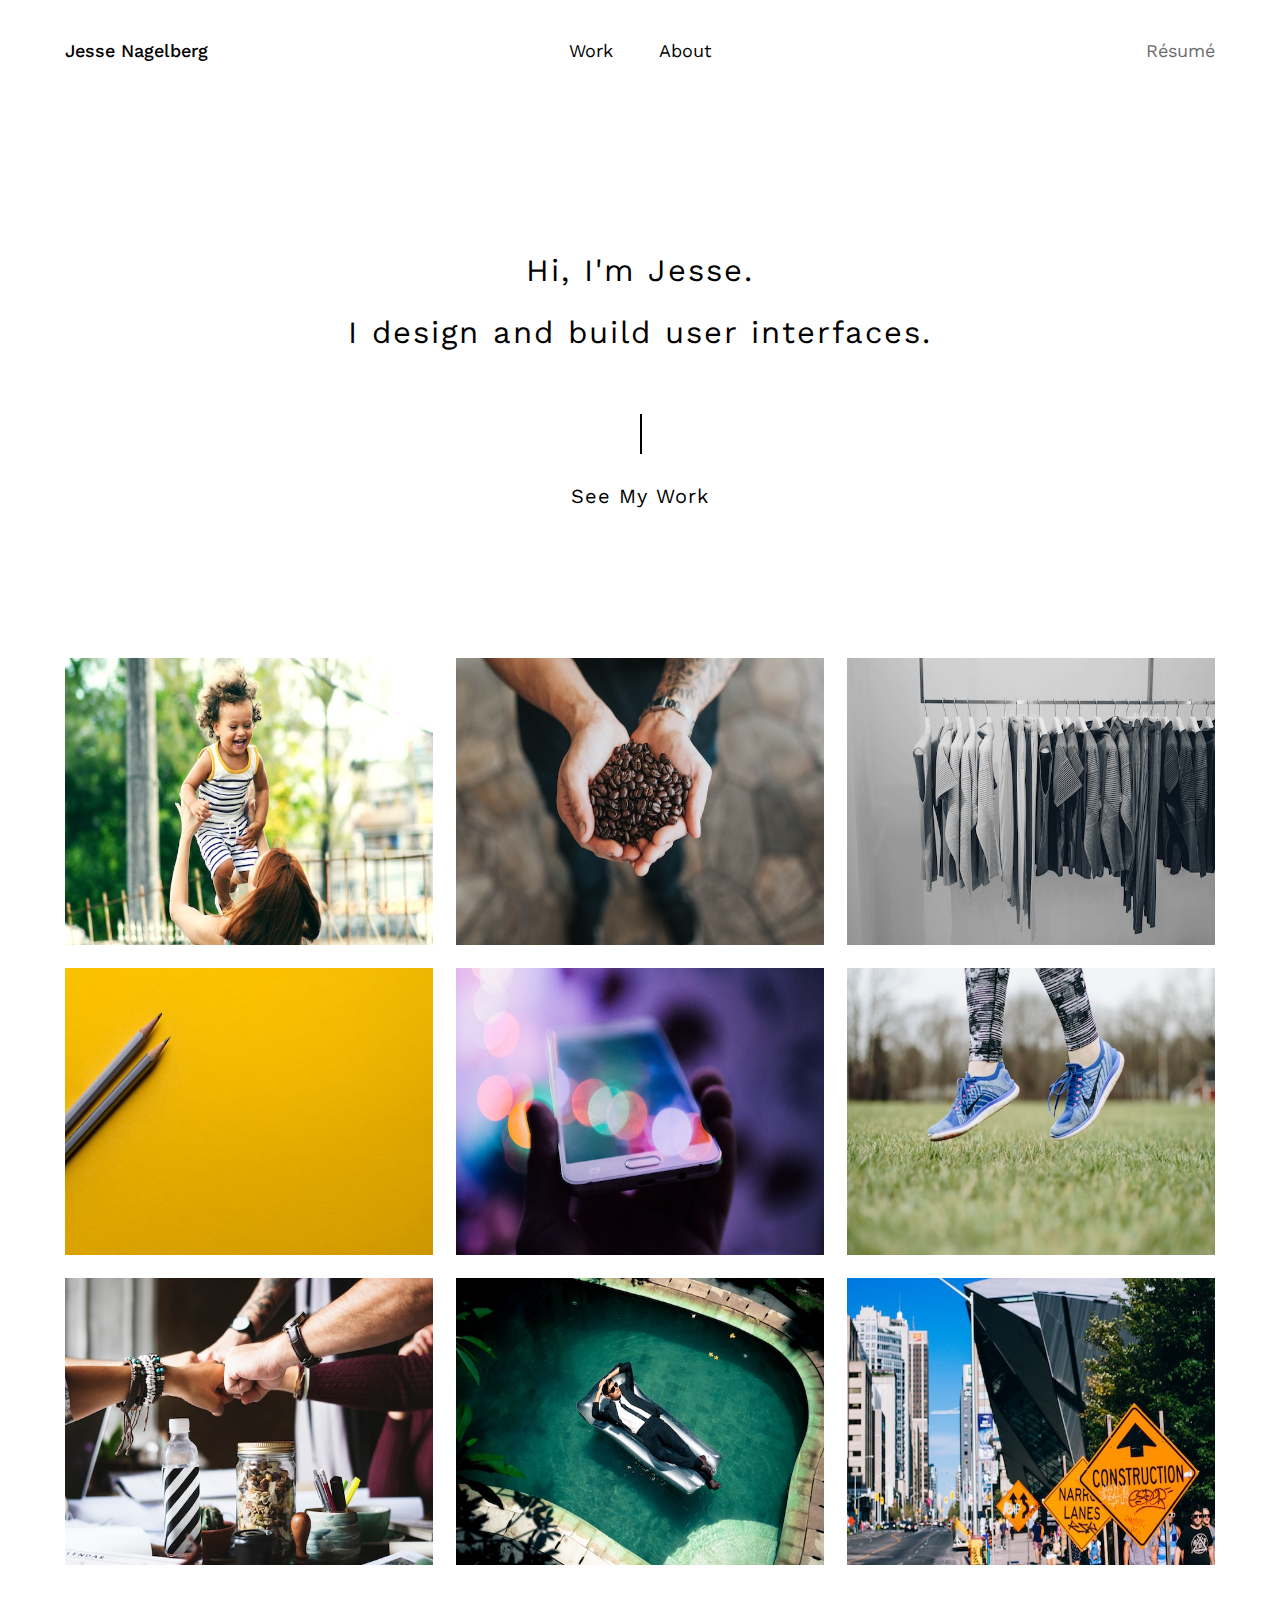
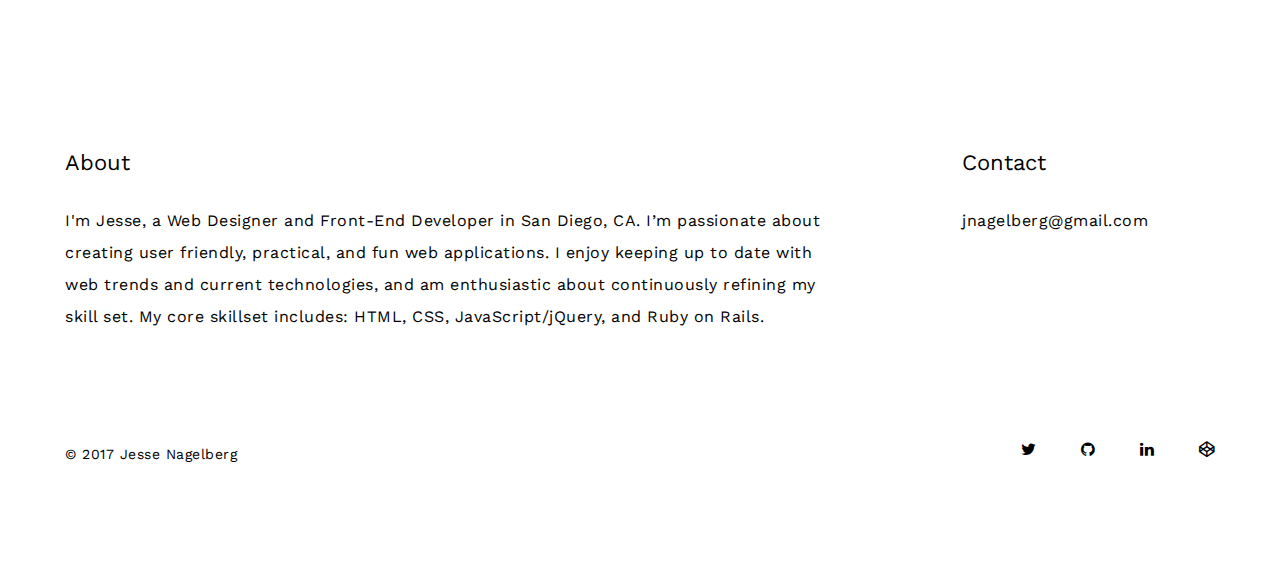
<file: index.html>
<!DOCTYPE html>
<!--[if IE 8]>      <html class="ie ie8"> <![endif]-->
<!--[if IE 9]>      <html class="ie ie9"> <![endif]-->
<!--[if gt IE 9]><!-->  <html lang="en"> <!--<![endif]-->
<head>
	<meta charset="utf-8">
	<title>Jesse Nagelberg</title>
	<meta name="description" content="" />
	<meta name="keywords" content="" />
	<meta name="viewport" content="width=device-width, initial-scale=1.0">
	<link rel="stylesheet" href="css/animate.css">
	<link rel="stylesheet" href="css/font-awesome.min.css">
	<link rel="stylesheet" href="css/normalize.css">
	<link rel="stylesheet" href="css/main.css">
	<!-- <link rel="shortcut icon" href="img/favicon.png"> -->
	<link href='https://fonts.googleapis.com/css?family=Work+Sans:400,700,600,500,300,200' rel='stylesheet' type='text/css'>
</head>
<body>
	<!--menu-->
	<div class="container nav">
		<nav class="animated fadeIn">
			<div class="logo">Jesse Nagelberg</div>
			<ul class="centernav">
				<li class="smoothscroll"><a href="#portfolio">Work</a></li>
				<li class="smoothscroll"><a href="#about">About</a></li>
			</ul>
			<ul class="sidenav">
				<li><a href="resume.pdf" target="_blank">Résumé</a></li>
			</ul>
		</nav>
	</div>
	<!--/menu-->
	<!--Header-->
	<div class="container">
		<header class="header" data-top="margin-bottom:150px; opacity:1;" data-top-bottom="margin-bottom:250px; opacity:0;">
			<h1  class="animated fadeIn">
			Hi, I'm Jesse. <br> I design and build user interfaces.
			</h1>
			<div class="work-line animated fadeInUp">
				<div class="vertcial-line" data-top=" opacity:1;" data-top-bottom=" opacity:0;  " data-anchor-target="header"></div>
				<h4 data-top=" opacity:1;" data-top-bottom=" opacity:0;" data-anchor-target="header"> See My Work</h4>
			</div>
		</header>
		<!--/Header-->
		<!--portfolio-->
		<section id="portfolio">
			<div id="behance_feed">
				<div class="behance_main">
					<div class="behance_entries">
						<div class="behance_entry">
							<a href="https://themomproject.com/" target="_blank">
								<img src="img/mom-project.jpg" alt="" style="height: 287px;">
								<div class="titlelink">The Mom Project</div>
							</a>
						</div>
						<div class="behance_entry">
							<a href="https://www.pourt.com/" target="_blank">
								<img src="img/pourt.jpg" alt="" style="height: 287px;">
								<div class="titlelink">Pourt</div>
							</a>
						</div>
						<div class="behance_entry">
							<a href="https://hummofficial.com/" target="_blank">
								<img src="img/humm.jpg" alt="" style="height: 287px;">
								<div class="titlelink">Humm Style</div>
							</a>
						</div>
						<div class="behance_entry">
							<a href="http://motivatedesign.com/" target="_blank">
								<img src="img/motivate.jpg" alt="" style="height: 287px;">
								<div class="titlelink">Motivate Design</div>
							</a>
						</div>
						<div class="behance_entry">
							<a href="https://www.playproveit.com/" target="_blank">
								<img src="img/prove-it.jpg" alt="" style="height: 287px;">
								<div class="titlelink">Prove It</div>
							</a>
						</div>
						<div class="behance_entry">
							<a href="https://www.teladietitian.com/" target="_blank">
								<img src="img/teladiet.jpg" alt="" style="height: 287px;">
								<div class="titlelink">Teladietitian</div>
							</a>
						</div>
						<div class="behance_entry">
							<a href="https://sponsorpitch.com/" target="_blank">
								<img src="img/sponsor.jpg" alt="" style="height: 287px;">
								<div class="titlelink">SponsorPitch</div>
							</a>
						</div>
						<div class="behance_entry">
							<a href="https://sebastiengrey.com/" target="_blank">
								<img src="img/sebastien.jpg" alt="" style="height: 287px;">
								<div class="titlelink">Sebastien Grey</div>
							</a>
						</div>
						<div class="behance_entry">
							<a href="http://www.pwcusa.org/" target="_blank">
								<img src="img/pwc.jpg" alt="" style="height: 287px;">
								<div class="titlelink">Professional Women in Construction</div>
							</a>
						</div>
					</div>
				</div>


			</div>
		</section>
		<!--/portfolio-->
		<!--footer-->
		<footer>
			<div class="footer-content">
				<div class="section group">
					<div class="col span_9_of_12">
						<h3 id="about">About</h3>
						<p class="about-text">I'm Jesse, a Web Designer and Front-End Developer in San Diego, CA. I’m passionate about creating user friendly, practical, and fun web applications. I enjoy keeping up to date with web trends and current technologies, and am enthusiastic about continuously refining my skill set. My core skillset includes: HTML, CSS, JavaScript/jQuery, and Ruby on Rails.</p>
					</div>
					<div class="col span_3_of_12">
						<h3>Contact</h3>
						<p><a href="mailto:jnagelberg@gmail.com" >jnagelberg@gmail.com</a></p>
					</div>
				</div>
				<div class="bottom-footer">
					<ul>
						<li><a href="https://twitter.com/J_Nagelberg" target="_blank" title="Jesse Nagelberg Twitter" ><i class="fa fa-twitter"></i></a></li>
						<li><a href="https://github.com/Nagies" target="_blank" title="Jesse Nagelberg GitHub"><i class="fa fa-github"></i></a></li>
						<li><a href="https://www.linkedin.com/in/jessenagelberg" target="_blank" title="Jesse Nagelberg Linkedin"><i class="fa fa-linkedin" ></i></a></li>
						<li><a href="https://codepen.io/Nagies/" target="_blank" title="Jesse Nagelberg Codepen"><i class="fa fa-codepen"></i></a></li>
					</ul>
					<p>© 2017 Jesse Nagelberg</p>
				</div>
			</div>
		</footer>
	</div>
	<!--/footer-->
	<script type="text/javascript" src="js/jquery.min.js"></script>
	<script type="text/javascript" src="js/skrollr.min.js"></script>
	<script src="js/main.js" type="text/javascript"></script>
</body>
</html>
</file>
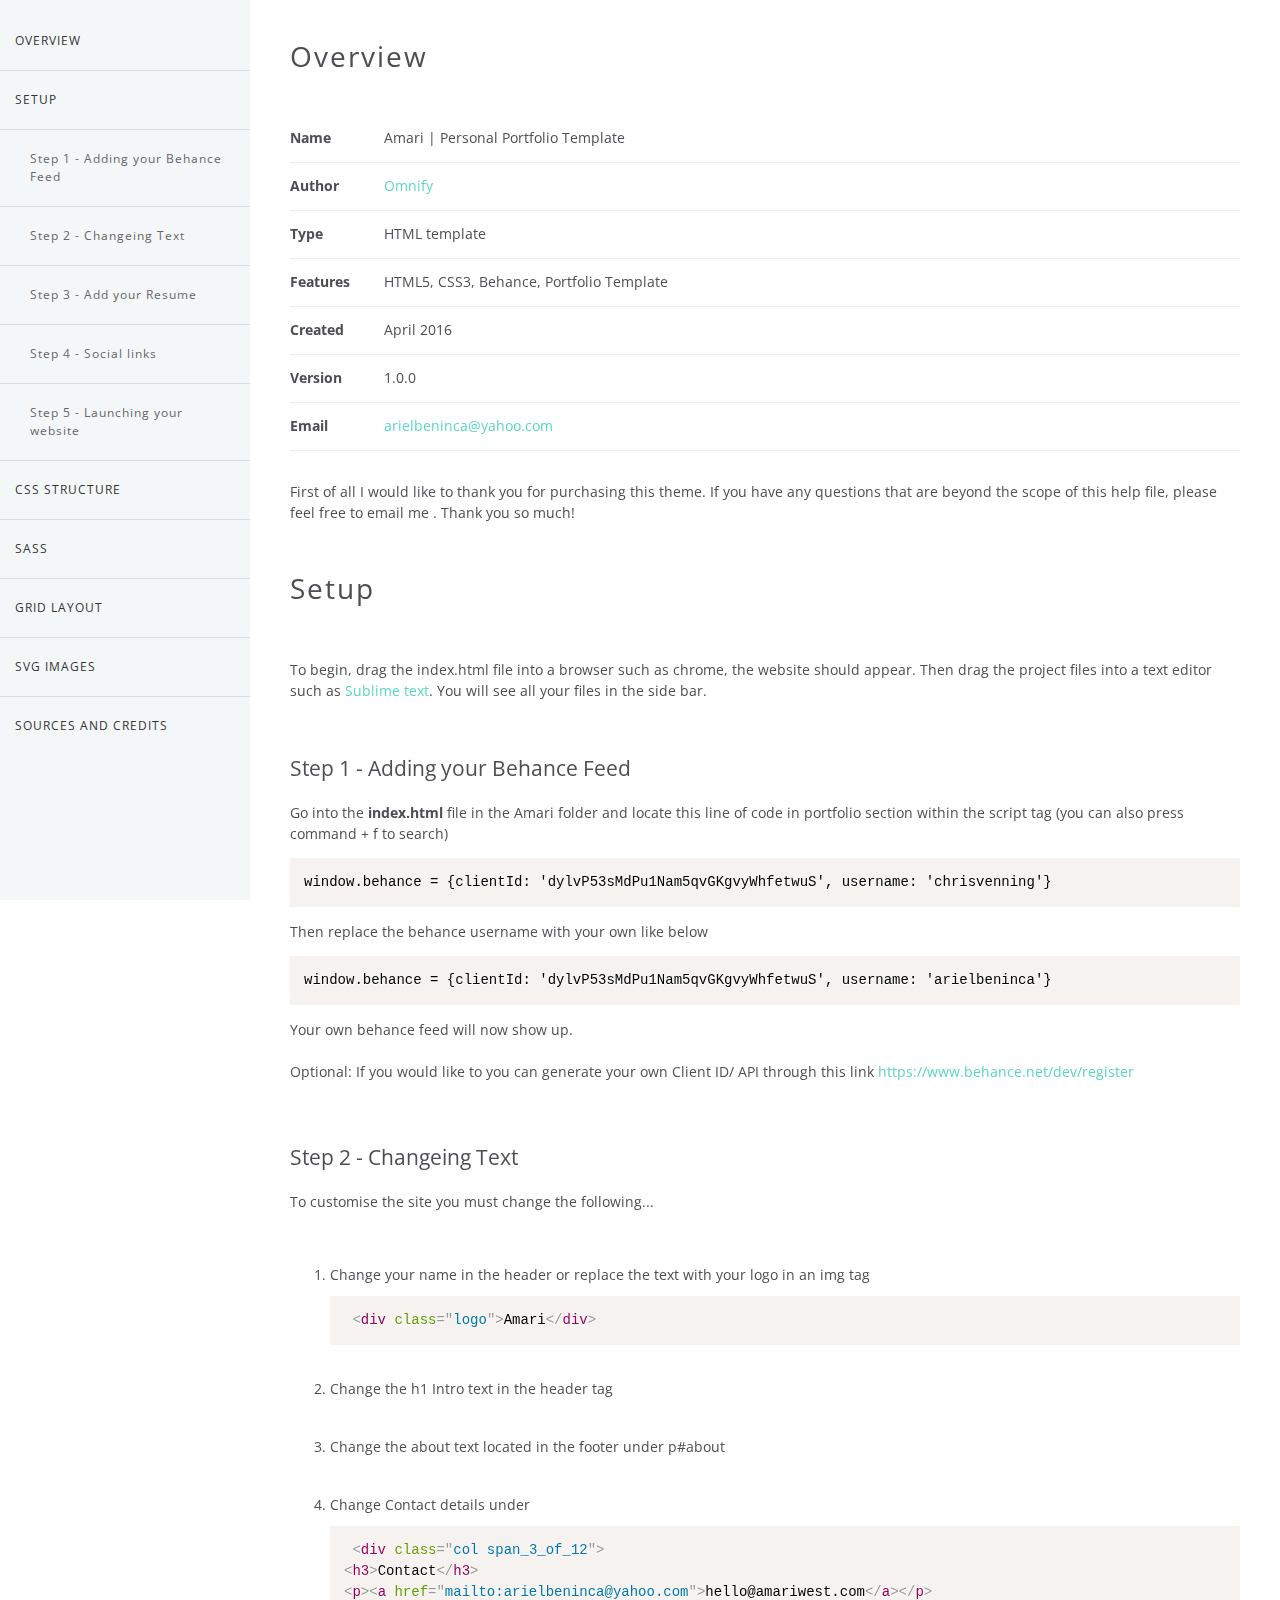
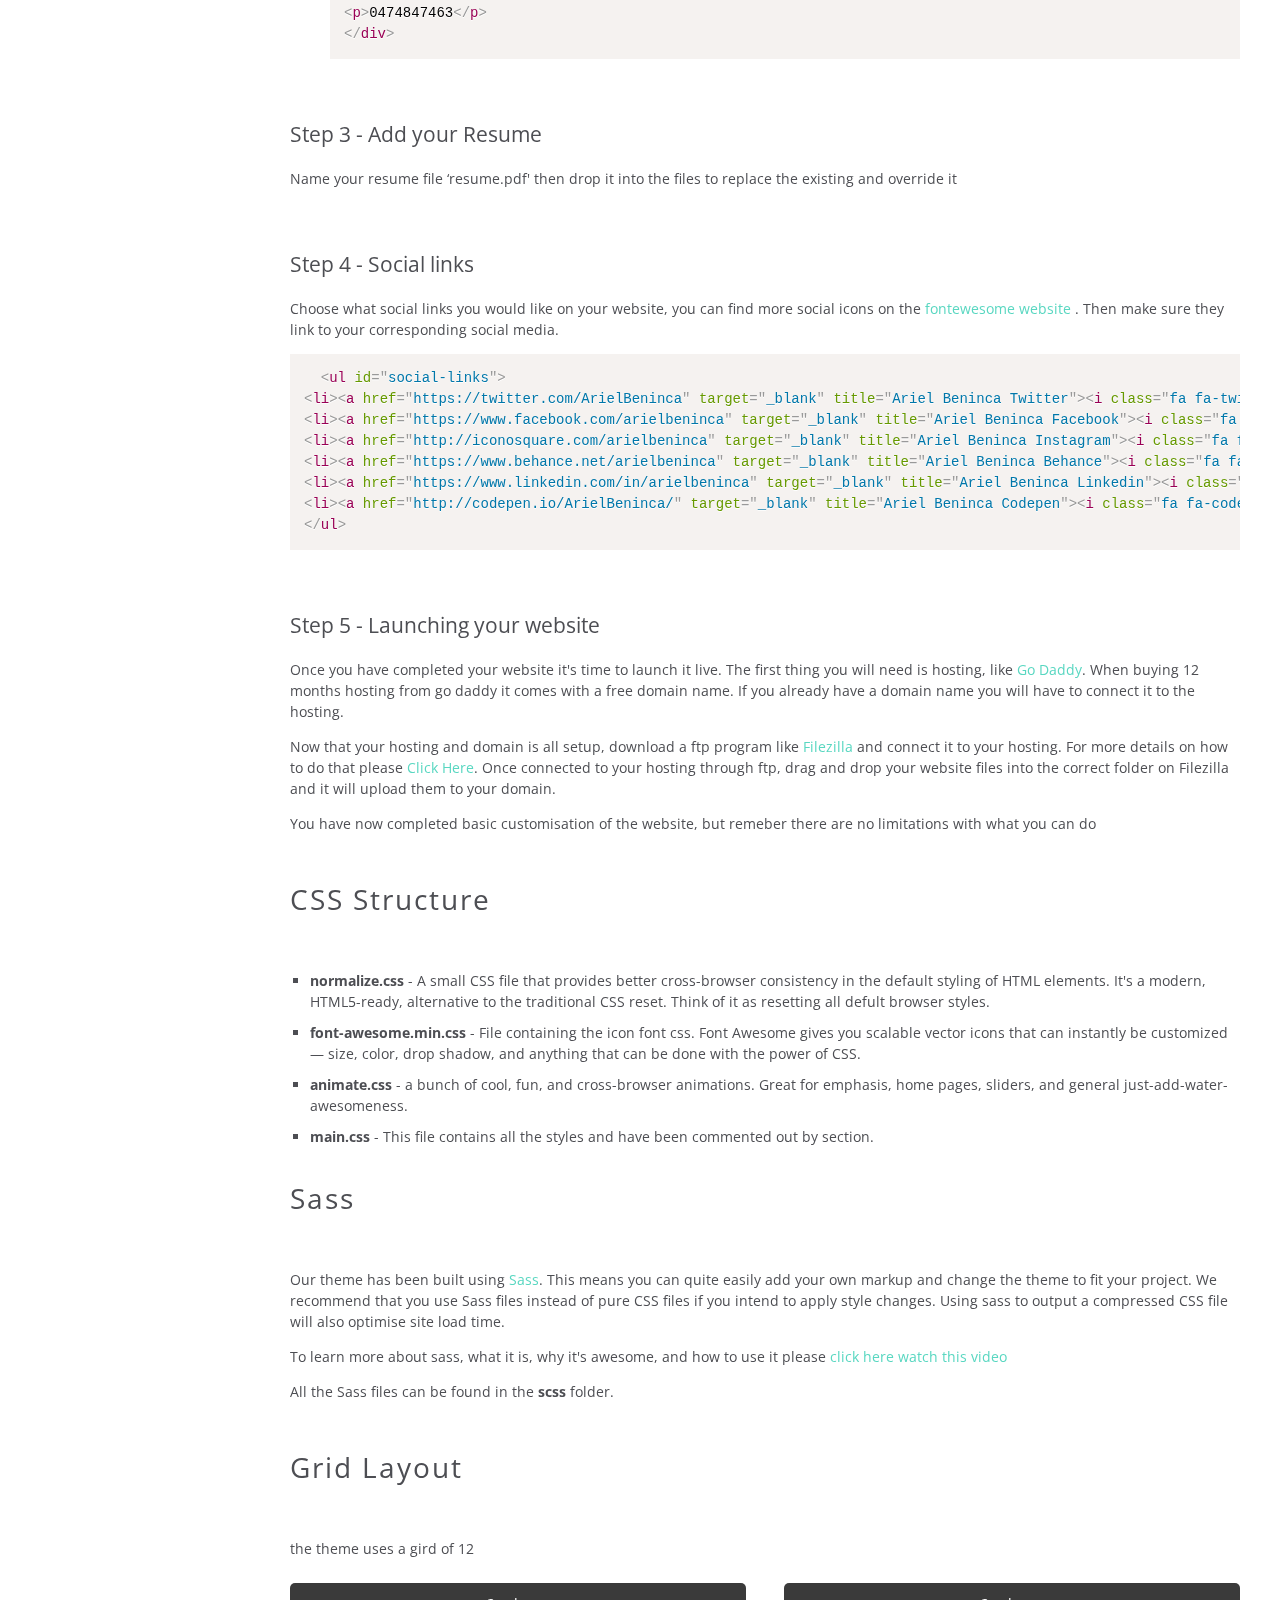
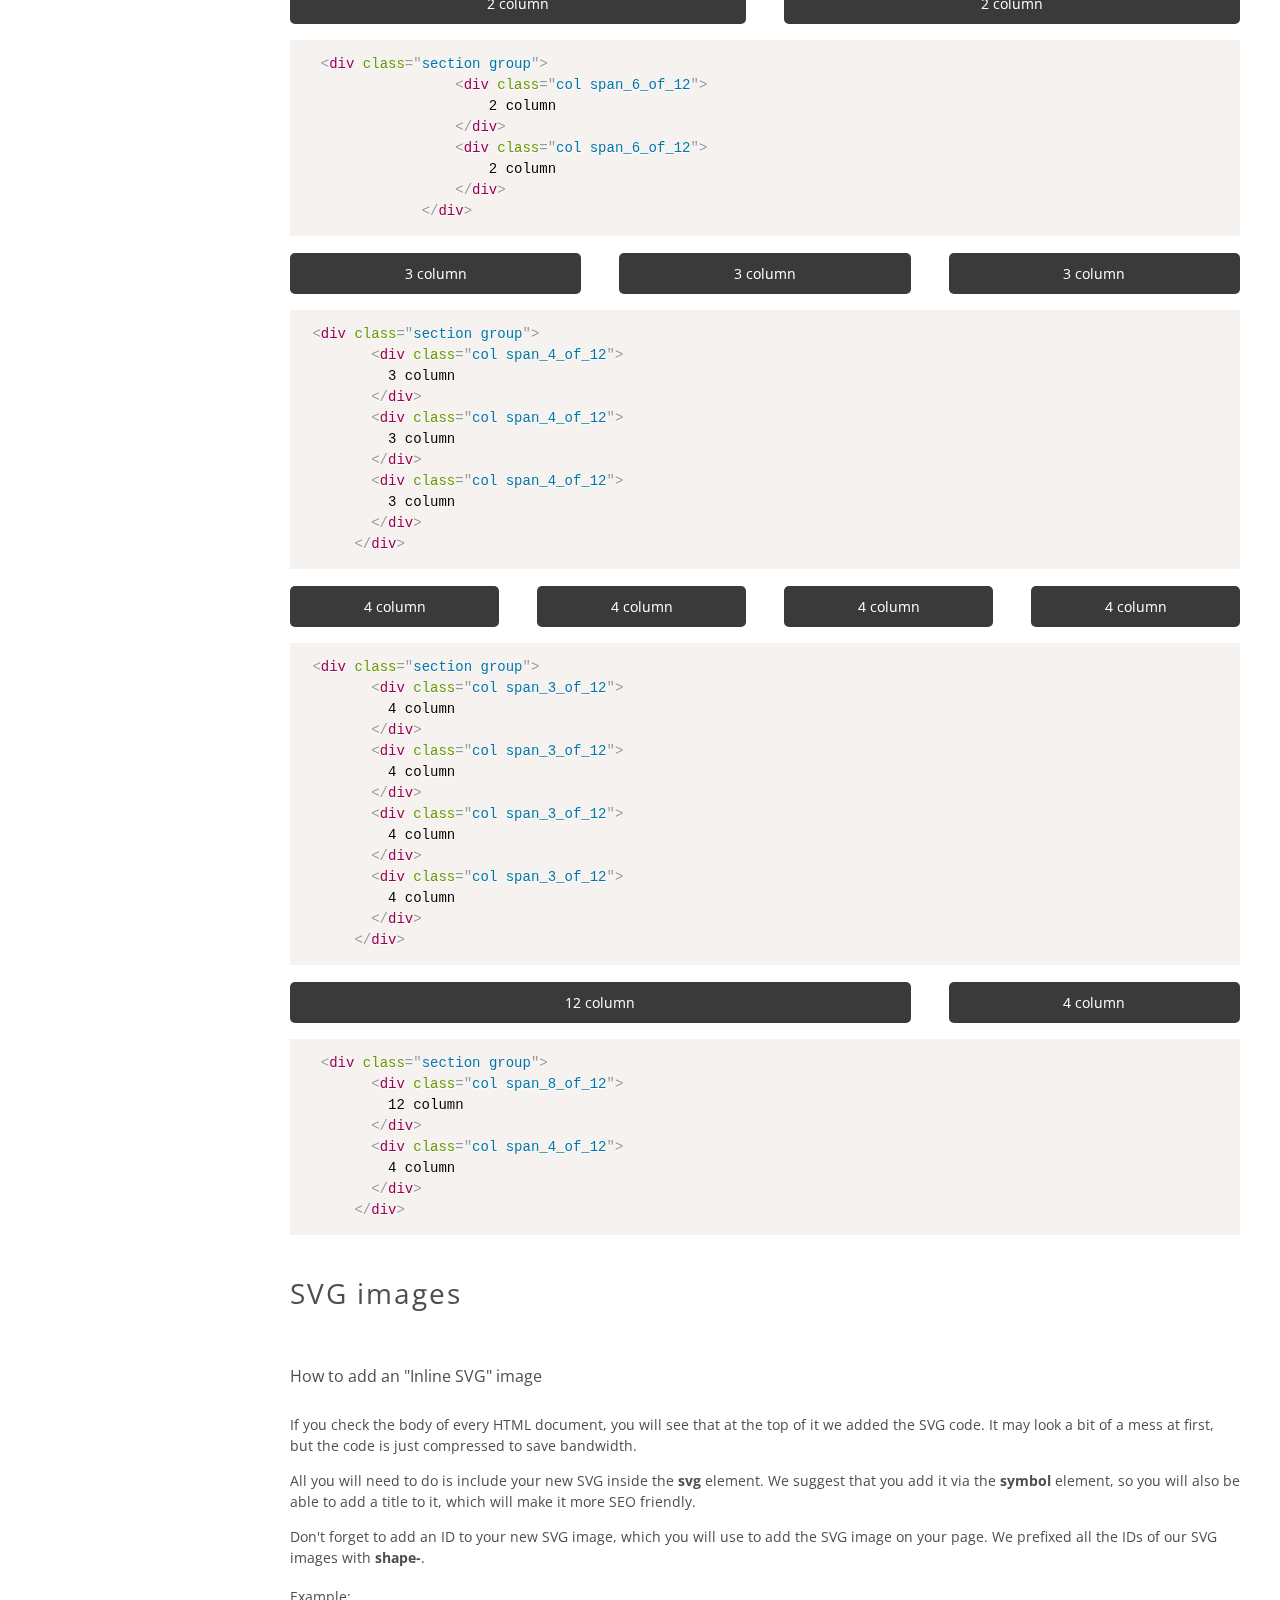
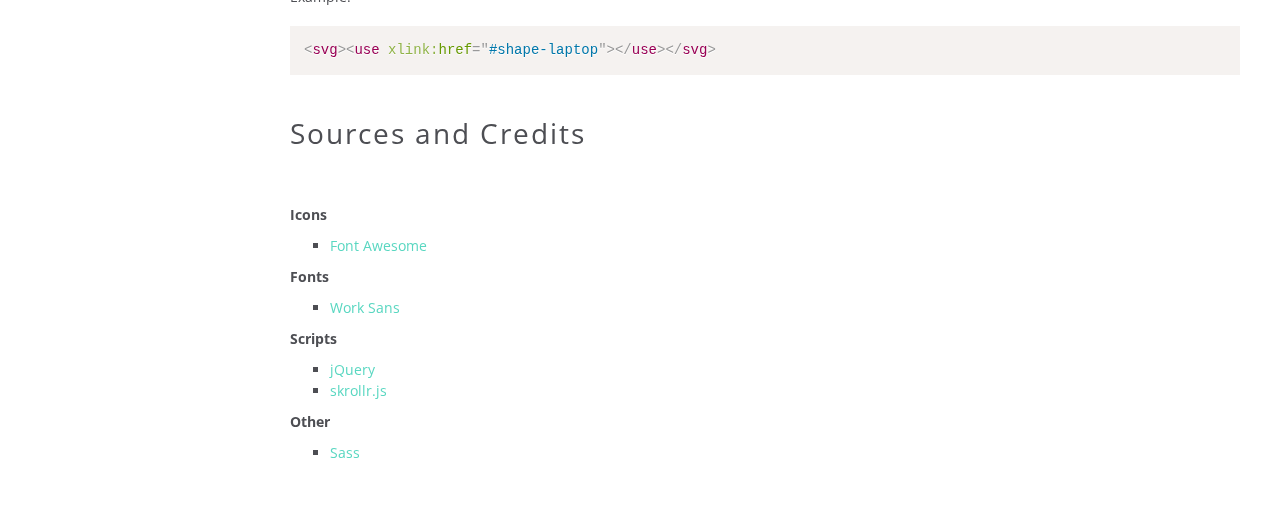
<file: Documentation/index.html>
<!doctype html>
<html>
  <head>
    <meta charset='utf-8'>
    <meta http-equiv="X-UA-Compatible" content="IE=edge,chrome=1">
    <meta name="viewport" content="width=device-width, initial-scale=1.0, maximum-scale=1.0, user-scalable=no">
    <title>Documentation</title>
    <script src="js/jquery.min.js"></script>
    <script src="js/script.js"></script>
    <script src="js/prism.js"></script>
    <link rel="stylesheet" href="css/normalize.css">
    <link rel="stylesheet" href="css/prism.css">
    <link rel='stylesheet' href='http://fonts.googleapis.com/css?family=Open+Sans:400,300,600' type='text/css'>
    <link rel='stylesheet' href='css/grid.css'>
    <link rel='stylesheet' href='css/style.css'>
    
  </head>
  <body>
    <div class="content-root">
      <div class="menubar">
        <nav>
          <ul>
            
          </ul>
        </nav>
      </div>
      <div class="content">
        <!-- =========================================================== -->
        <!-- Overview -->
        <!-- =========================================================== -->
        <section>
          <h1>Overview</h1>
          <ul class="basic-info">
            <li><strong>Name</strong> Amari | Personal Portfolio Template</li>
            <li><strong>Author</strong> <a href="http://omnifycreative.com" target="_blank">Omnify</a></li>
            <li><strong>Type</strong> HTML template</li>
            <li><strong>Features</strong> HTML5, CSS3, Behance, Portfolio Template</li>
            <li><strong>Created</strong> April 2016</li>
            <li><strong>Version</strong> 1.0.0</li>
            <li><strong>Email</strong> <a href="mailto:gfxbucket@gmail.com">arielbeninca@yahoo.com</a></li>
          </ul>
          <p>First of all I would like to thank you for purchasing this theme. If you have any questions that are beyond the scope of this help file, please feel free to email me </a>. Thank you so much!</p>
        </section>
        <!-- =========================================================== -->
        <!-- Setup -->
        <!-- =========================================================== -->
        <section>
          <h1>Setup</h1>
          <article >
            <p>To begin, drag the index.html file into a browser such as chrome, the website should appear. Then drag the project files into a text editor such as <a href="https://www.sublimetext.com/" target="_blank"> Sublime text</a>. You will see all your files in the side bar.</p>
            <br>
          </article>
          <article class="element">
            <h2>Step 1 - Adding your Behance Feed</h2>
            <p>Go into the <strong>index.html</strong> file in the Amari folder and locate this line of code in portfolio section within the script tag (you can also press command + f to search) </p>
          <pre class="language-markup"><code class="language-markup">window.behance = {clientId: 'dylvP53sMdPu1Nam5qvGKgvyWhfetwuS', username: 'chrisvenning'}</code></pre>
          <p>Then replace the behance username with your own like below</p>
        <pre class="language-markup"><code class="language-markup">window.behance = {clientId: 'dylvP53sMdPu1Nam5qvGKgvyWhfetwuS', username: 'arielbeninca'}  </code></pre>
        <p>Your own behance feed will now show up.
        <br>
        <br>
        Optional: If you would like to you can generate your own Client ID/ API through this link <a href="https://www.behance.net/dev/register"> https://www.behance.net/dev/register </a></p>
      </article>
      <article class="element">
        <h2>Step 2 - Changeing Text</h2>
        <p>To customise the site you must change the following...
          
        </p>
        <br>
        <ol>
          <li>Change your name in the header or replace the text with your logo in an img tag <br>
            <pre class="language-markup"> <code class="language-markup"><div class="logo">Amari</div> </code></pre>
          </li>
          <li>Change the h1 Intro text in the header tag
          </li>
          <li>Change the about text located in the footer under p#about
            
          </li>
          <li>Change Contact details under <br>
<pre class="language-markup"> <code class="language-markup"><div class="col span_3_of_12">
<h3>Contact</h3> 
<p><a href="mailto:arielbeninca@yahoo.com" >hello@amariwest.com</a></p>
<p>0474847463</p>
</div></code></pre>
          </li>
        </ol>
      </article>
      <article class="element">
        <h2>Step 3 - Add your Resume</h2>
        <p>
Name your resume file ‘resume.pdf' then drop it into the files to replace the existing and override it

</p>
      </article>
      <article class="element">
        <h2>Step 4 - Social links</h2>
        <p>Choose what social links you would like on your website, you can find more social icons on the <a href="http://fontawesome.io/icons/" target="_blank"> fontewesome website </a>. Then make sure they link to your corresponding social media. </p>
<pre class="language-markup"> <code class="language-markup"> <ul id="social-links">
<li><a href="https://twitter.com/ArielBeninca" target="_blank" title="Ariel Beninca Twitter" ><i class="fa fa-twitter"></i></a></li>
<li><a href="https://www.facebook.com/arielbeninca"target="_blank" title="Ariel Beninca Facebook"><i class="fa fa-facebook"></i></a></li>
<li><a href="http://iconosquare.com/arielbeninca"target="_blank" title="Ariel Beninca Instagram" ><i class="fa fa-instagram"></i></a></li>
<li><a href="https://www.behance.net/arielbeninca" target="_blank" title="Ariel Beninca Behance"><i class="fa fa-behance"></i></a></li>
<li><a href="https://www.linkedin.com/in/arielbeninca" target="_blank" title="Ariel Beninca Linkedin"><i class="fa fa-linkedin" ></i></a></li>
<li><a href="http://codepen.io/ArielBeninca/" target="_blank" title="Ariel Beninca Codepen"><i class="fa fa-codepen"></i></a></li>
</ul> </code></pre>
      </article>
      <article class="element">
        <h2>Step 5 - Launching your website</h2>
        <p>Once you have completed your website it's time to launch it live. The first thing you will need is hosting, like <a href="https://au.godaddy.com/offers/default.aspx?isc=cjcdef1ha&tmskey=1domwebhost_3&afsrc=1&cvosrc=affiliate.cj.7696969" target="_blank">Go Daddy</a>. When buying 12 months hosting from go daddy it comes with a free domain name. If you already have a domain name you will have to connect it to the hosting.</p>
        <p>  Now that your hosting and domain is all setup, download a ftp program like <a href="https://filezilla-project.org/" target="_blank"> Filezilla</a> and connect it to your hosting. For more details on how to do that please <a href="https://au.godaddy.com/help/filezilla-ftp-settings-to-upload-your-website-104" target="_blank">Click Here</a>. Once connected to your hosting through ftp, drag and drop your website files into the correct folder on Filezilla and it will upload them to your domain.</p>
        <p>You have now completed basic customisation of the website, but remeber there are no limitations with what you can do</p>
      </article>
      
    </section>
    
    <!-- =========================================================== -->
    <!-- CSS Structure -->
    <!-- =========================================================== -->
    
    <section>
      <h1>CSS Structure</h1>
      <ul class="structure">
        <li><strong>normalize.css</strong> - A small CSS file that provides better cross-browser consistency in the default styling of HTML elements. It's a modern, HTML5-ready, alternative to the traditional CSS reset. Think of it as resetting all defult browser styles.</li>
        <li><strong>font-awesome.min.css</strong> - File containing the icon font css. Font Awesome gives you scalable vector icons that can instantly be customized — size, color, drop shadow, and anything that can be done with the power of CSS.</li>
            <li><strong>animate.css</strong> - a bunch of cool, fun, and cross-browser animations. Great for emphasis, home pages, sliders, and general just-add-water-awesomeness.</li>
        <li><strong>main.css</strong> - This file contains all the styles and have been commented out by section. </li>
      </ul>
    </section>
    <!-- =========================================================== -->
    <!-- Sass -->
    <!-- =========================================================== -->
    <section>
      <h1>Sass</h1>
      <p>Our theme has been built using <a href="http://sass-lang.com/" target="_blank">Sass</a>. This means you can quite easily add your own markup and change the theme to fit your project. We recommend that you use Sass files instead of pure CSS files if you intend to apply style changes. Using sass to output a compressed CSS file will also optimise site load time. </p>
      To learn more about sass, what it is, why it's awesome, and how to use it please <a href="https://www.youtube.com/watch?v=_5kdzKJsLSk&list=PLZw64AsqBFhn8-HWOtC2PbCuktr5uuAt7" target="_blank"> click here watch this video </a>
      <p>All the Sass files can be found in the <strong>scss</strong> folder.</p>
    </section>
    <!-- =========================================================== -->
    <!-- Grid Layout -->
    <!-- =========================================================== -->
    <section>
      <h1>Grid Layout</h1>
      
      <p> the theme uses a gird of 12</p>
      
      <div class="section group">
        <div class="col span_6_of_12">
          2 column
        </div>
        <div class="col span_6_of_12">
          2 column
        </div>
      </div>
        <pre class="language-markup"> <code class="language-markup"> <div class="section group">
                  <div class="col span_6_of_12">
                      2 column
                  </div>
                  <div class="col span_6_of_12">
                      2 column
                  </div>
              </div></code> </pre>

      <div class="section group">
        <div class="col span_4_of_12">
          3 column
        </div>
        <div class="col span_4_of_12">
          3 column
        </div>
        <div class="col span_4_of_12">
          3 column
        </div>
      </div>



         <pre class="language-markup"> <code class="language-markup"><div class="section group">
        <div class="col span_4_of_12">
          3 column
        </div>
        <div class="col span_4_of_12">
          3 column
        </div>
        <div class="col span_4_of_12">
          3 column
        </div>
      </div></code></pre>



      <div class="section group">
        <div class="col span_3_of_12">
          4 column
        </div>
        <div class="col span_3_of_12">
          4 column
        </div>
        <div class="col span_3_of_12">
          4 column
        </div>
        <div class="col span_3_of_12">
          4 column
        </div>
      </div>

          <pre class="language-markup"> <code class="language-markup"><div class="section group">
        <div class="col span_3_of_12">
          4 column
        </div>
        <div class="col span_3_of_12">
          4 column
        </div>
        <div class="col span_3_of_12">
          4 column
        </div>
        <div class="col span_3_of_12">
          4 column
        </div>
      </div></code></pre>


      <div class="section group">
        <div class="col span_8_of_12">
          12 column
        </div>
        <div class="col span_4_of_12">
          4 column
        </div>
      </div>

             <pre class="language-markup"> <code class="language-markup"> <div class="section group">
        <div class="col span_8_of_12">
          12 column
        </div>
        <div class="col span_4_of_12">
          4 column
        </div>
      </div></code></pre>


    </section>
    
    <!-- =========================================================== -->
    <!-- SVG images -->
    <!-- =========================================================== -->
    <section>
      <h1>SVG images</h1>
      <article class="element">
        
        <h3>How to add an "Inline SVG" image</h3>
        <p>If you check the body of every HTML document, you will see that at the top of it we added the SVG code. It may look a bit of a mess at first, but the code is just compressed to save bandwidth.</p>
        <p>All you will need to do is include your new SVG inside the <strong>svg</strong> element. We suggest that you add it via the <strong>symbol</strong> element, so you will also be able to add a title to it, which will make it more SEO friendly.</p>
        <p>Don't forget to add an ID to your new SVG image, which you will use to add the SVG image on your page. We prefixed all the IDs of our SVG images with <strong>shape-</strong>.</p>
        <h4>Example:</h4>
        <pre class="language-markup"><code class="language-markup"><svg><use xlink:href="#shape-laptop"></use></svg></code></pre>
      </article>
    </section>
    <!-- =========================================================== -->
    <!-- Sources and Credits -->
    <!-- =========================================================== -->
    <section>
      <h1>Sources and Credits</h1>
      <ul class="sources">
         <li><strong>Icons</strong>
          <ul>
            <li><a href=http://fontawesome.io/icons/ target="_blank">Font Awesome</a></li>
          </ul>
        </li>


        <li><strong>Fonts</strong>
          <ul>
            <li><a href="https://fonts.google.com/specimen/Work+Sans target="_blank">Work Sans</a></li>
          </ul>
        </li>
        <li>
          <strong>Scripts</strong>
          <ul>
            <li><a href="http://jquery.com/" target="_blank">jQuery</a></li>
            <li><a href="https://github.com/Prinzhorn/skrollr" target="_blank">skrollr.js</a></li>
            
          </ul>
        </li>
        <li>
          <strong>Other</strong>
          <ul>
            <li><a href="http://sass-lang.com/" target="_blank">Sass</a></li>
          </ul>
        </li>
      </ul>
    </section>
  </div>
</div>
</body>
</html>
</file>
<file: css/main.css>
.container{width:1150px;margin-left:auto;margin-right:auto;position:relative}.container:after{content:" ";display:block;clear:both}@media screen and (max-width: 1200px){.container{width:85%;margin-left:auto;margin-right:auto;}}@media screen and (max-width: 600px){.container{width:88%;margin-left:auto;margin-right:auto;}}.section{clear:both;padding:0px;margin:0px}.col{display:block;float:left;margin:1% 0 1% 4%}.col:first-child{margin-left:0}@media screen and (max-width: 750px){.col{margin:1% 0 1% 0%;}}.group:before,.group:after{content:"";display:table}.group:after{clear:both}.group{zoom:1}.span_12_of_12{width:100%}.span_11_of_12{width:91.33%}@media screen and (max-width: 750px){.span_11_of_12{width:100%;margin-bottom:30px;}.span_11_of_12:last-child{margin-bottom:0px}}.span_10_of_12{width:82.66%}@media screen and (max-width: 750px){.span_10_of_12{width:100%;margin-bottom:30px;}.span_10_of_12:last-child{margin-bottom:0px}}.span_9_of_12{width:74%}@media screen and (max-width: 750px){.span_9_of_12{width:100%;margin-bottom:30px;}.span_9_of_12:last-child{margin-bottom:0px}}.span_8_of_12{width:65.33%}@media screen and (max-width: 750px){.span_8_of_12{width:100%;margin-bottom:30px;}.span_8_of_12:last-child{margin-bottom:0px}}.span_7_of_12{width:56.66%}@media screen and (max-width: 750px){.span_7_of_12{width:100%;margin-bottom:30px;}.span_7_of_12:last-child{margin-bottom:0px}}.span_6_of_12{width:48%}@media screen and (max-width: 750px){.span_6_of_12{width:100%;margin-bottom:30px;}.span_6_of_12:last-child{margin-bottom:0px}}.span_5_of_12{width:39.33%}@media screen and (max-width: 750px){.span_5_of_12{width:100%;margin-bottom:30px;}.span_5_of_12:last-child{margin-bottom:0px}}.span_4_of_12{width:30.66%}@media screen and (max-width: 750px){.span_4_of_12{width:100%;margin-bottom:30px;}.span_4_of_12:last-child{margin-bottom:0px}}.span_3_of_12{width:22%}@media screen and (max-width: 750px){.span_3_of_12{width:100%;margin-bottom:30px;}.span_3_of_12:last-child{margin-bottom:0px}}.span_2_of_12{width:13.33%}@media screen and (max-width: 750px){.span_2_of_12{width:100%;margin-bottom:30px;}.span_2_of_12:last-child{margin-bottom:0px}}.span_1_of_12{width:4.666%}@media screen and (max-width: 750px){.span_1_of_12{width:100%;margin-bottom:30px;}.span_1_of_12:last-child{margin-bottom:0px}}.span_5_of_5{width:100%}@media screen and (max-width: 750px){.span_5_of_5{width:100%;margin-bottom:30px;}.span_5_of_5:last-child{margin-bottom:0px}}.span_4_of_5{width:79.6%}@media screen and (max-width: 750px){.span_4_of_5{width:100%;margin-bottom:30px;}.span_4_of_5:last-child{margin-bottom:0px}}.span_3_of_5{width:59.2%}@media screen and (max-width: 750px){.span_3_of_5{width:100%;margin-bottom:30px;}.span_3_of_5:last-child{margin-bottom:0px}}.span_2_of_5{width:38.8%}@media screen and (max-width: 750px){.span_2_of_5{width:100%;margin-bottom:30px;}.span_2_of_5:last-child{margin-bottom:0px}}.span_1_of_5{width:18.4%}@media screen and (max-width: 750px){.span_1_of_5{width:100%;margin-bottom:30px;}.span_1_of_5:last-child{margin-bottom:0px}}body{height:100%;font-family:'Work Sans',sans-serif;margin:0;padding:0;-moz-osx-font-smoothing:grayscale;-webkit-font-smoothing:antialiased;-moz-font-smoothing:antialiased;-o-font-smoothing:antialiased;font-weight:400}h1{font-size:31px;text-align:center;line-height:2;letter-spacing:2px}@media screen and (max-width: 1010px){h1{font-size:25px;}}@media screen and (max-width: 560px){h1{font-size:20px;}}h2{font-size:20px}p{font-size:16px;letter-spacing:0.5px;line-height:1.6}.container.nav{position:absolute;z-index:999999;left:50%;-webkit-transform:translateX(-50%);-ms-transform:translateX(-50%);transform:translateX(-50%)}nav{margin-top:40px;color:black;font-size:18px}@media screen and (max-width: 745px){nav{margin-bottom:150px;}}nav a{color:black}nav .logo{display:inline-block;font-weight:500;position:absolute;float:left}nav ul{margin:0px}nav ul li{display:inline-block;margin-left:40px}nav ul li a{color:black}nav ul.centernav{text-align:center;margin:0px auto;display:block;padding:0px}@media screen and (max-width: 550px){nav ul.centernav li{opacity:0;}}nav ul.centernav li:first-child{margin-left:0}nav ul.sidenav{float:right;margin-top:-21px}nav ul.sidenav a{color:#6d6d6d;-webkit-transition:all 0.4s ease-in-out;-moz-transition:all 0.4s ease-in-out;-o-transition:all 0.4s ease-in-out;transition:all 0.4s ease-in-out}nav ul.sidenav a:hover{color:black}.header{padding-top:240px;margin-bottom:150px}.header h1{width:70%;margin:0px auto;animation-duration:8s;-webkit-animation-delay:0.5s}@media screen and (max-width: 1200px){.header h1{width:85%;}}@media screen and (max-width: 836px){.header h1{width:95%;}}@media screen and (max-width: 745px){.header h1{width:100%;}}.header .work-line{-webkit-animation-delay:1s}.header .vertcial-line{margin:50px auto 30px auto;width:60%;height:40px;position:relative;text-align:center}.header .vertcial-line:after{content:"";position:absolute;z-index:-1;top:0;bottom:0;left:50%;border-left:2px solid black}.header h4{font-size:20px;text-align:center;letter-spacing:1px}@media screen and (max-width: 745px){.header h4{font-size:18px;}}#behance_feed{width:100%;clear:both;display:table}@media screen and (max-width: 550px){#behance_feed{margin:0% auto;}}.behance_entry{width:32%;margin-top:0%;margin-bottom:2%;margin-right:2%;float:left;overflow:hidden;position:relative;background:#000}.behance_entry:nth-child(3n+3){margin-right:0%}.behance_entry:last-child{margin-bottom:0%}@media screen and (max-width: 1140px){.behance_entry{width:49%;}.behance_entry:nth-child(3n+3){margin-right:2%}.behance_entry:nth-child(2n+2){margin-right:0%}}@media screen and (max-width: 550px){.behance_entry{width:100%;margin-right:0%;}}.behance_entry img{width:100%;display:block;opacity:1;-webkit-transition:all 0.3s ease-in-out;-moz-transition:all 0.3s ease-in-out;-o-transition:all 0.3s ease-in-out;transition:all 0.3s ease-in-out}.behance_entry .titlelink{opacity:0;margin:auto;position:absolute;top:0;left:0;bottom:0;right:0;margin:50% auto 0% auto;-webkit-transform:translateY(-50%);-ms-transform:translateY(-50%);transform:translateY(-50%);display:block;text-align:center;letter-spacing:1px;font-size:18px;color:#fff;width:85%;line-height:2;-webkit-transition:all 0.5s ease-in-out;-moz-transition:all 0.5s ease-in-out;-o-transition:all 0.5s ease-in-out;transition:all 0.5s ease-in-out}.behance_entry:hover{cursor:pointer}.behance_entry:hover .titlelink{opacity:1}.behance_entry:hover img{opacity:0}footer .footer-content{margin-top:150px;margin-bottom:100px}@media screen and (max-width: 750px){footer .footer-content{margin-top:100px;margin-bottom:80px;}}@media screen and (max-width: 550px){footer .footer-content{margin-top:60px;margin-bottom:40px;}}footer .bottom-footer{margin-top:80px}@media screen and (max-width: 750px){footer .bottom-footer{margin-top:40px;}}footer .bottom-footer p{font-size:14px}footer p{line-height:2}footer p.about-text{width:90%}footer h3{text-align:left;font-size:22px;margin-top:0px;margin-bottom:30px}footer ul{float:right;margin:0px;padding:0px}footer ul li{list-style-type:none;display:inline-block;margin-left:40px}footer ul li:first-child{margin-left:0px}@media screen and (max-width: 750px){footer ul{float:none;padding-bottom:20px;}}footer a{color:black}
</file>
<file: Documentation/css/prism.css>
/* http://prismjs.com/download.html?themes=prism&languages=css+clike+javascript+php+scss&plugins=line-numbers */
/**
 * prism.js default theme for JavaScript, CSS and HTML
 * Based on dabblet (http://dabblet.com)
 * @author Lea Verou
 */

code[class*="language-"],
pre[class*="language-"] {
	color: black;
	text-shadow: 0 1px white;
	font-family: Consolas, Monaco, 'Andale Mono', monospace;
	direction: ltr;
	text-align: left;
	white-space: pre;
	word-spacing: normal;
	word-break: normal;
	line-height: 1.5;

	-moz-tab-size: 4;
	-o-tab-size: 4;
	tab-size: 4;

	-webkit-hyphens: none;
	-moz-hyphens: none;
	-ms-hyphens: none;
	hyphens: none;
}

pre[class*="language-"]::-moz-selection, pre[class*="language-"] ::-moz-selection,
code[class*="language-"]::-moz-selection, code[class*="language-"] ::-moz-selection {
	text-shadow: none;
	background: #b3d4fc;
}

pre[class*="language-"]::selection, pre[class*="language-"] ::selection,
code[class*="language-"]::selection, code[class*="language-"] ::selection {
	text-shadow: none;
	background: #b3d4fc;
}

@media print {
	code[class*="language-"],
	pre[class*="language-"] {
		text-shadow: none;
	}
}

/* Code blocks */
pre[class*="language-"] {
	padding: 1em;
	margin: .5em 0;
	overflow: auto;
}

:not(pre) > code[class*="language-"],
pre[class*="language-"] {
	background: #f5f2f0;
}

/* Inline code */
:not(pre) > code[class*="language-"] {
	padding: .1em;
	border-radius: .3em;
}

.token.comment,
.token.prolog,
.token.doctype,
.token.cdata {
	color: slategray;
}

.token.punctuation {
	color: #999;
}

.namespace {
	opacity: .7;
}

.token.property,
.token.tag,
.token.boolean,
.token.number,
.token.constant,
.token.symbol,
.token.deleted {
	color: #905;
}

.token.selector,
.token.attr-name,
.token.string,
.token.char,
.token.builtin,
.token.inserted {
	color: #690;
}

.token.operator,
.token.entity,
.token.url,
.language-css .token.string,
.style .token.string {
	color: #a67f59;
	background: hsla(0, 0%, 100%, .5);
}

.token.atrule,
.token.attr-value,
.token.keyword {
	color: #07a;
}

.token.function {
	color: #DD4A68;
}

.token.regex,
.token.important,
.token.variable {
	color: #e90;
}

.token.important {
	font-weight: bold;
}

.token.entity {
	cursor: help;
}

pre.line-numbers {
	position: relative;
	padding-left: 3.8em;
	counter-reset: linenumber;
}

pre.line-numbers > code {
	position: relative;
}

.line-numbers .line-numbers-rows {
	position: absolute;
	pointer-events: none;
	top: 0;
	font-size: 100%;
	left: -3.8em;
	width: 3em; /* works for line-numbers below 1000 lines */
	letter-spacing: -1px;
	border-right: 1px solid #999;

	-webkit-user-select: none;
	-moz-user-select: none;
	-ms-user-select: none;
	user-select: none;

}

	.line-numbers-rows > span {
		pointer-events: none;
		display: block;
		counter-increment: linenumber;
	}

		.line-numbers-rows > span:before {
			content: counter(linenumber);
			color: #999;
			display: block;
			padding-right: 0.8em;
			text-align: right;
		}
</file>
<file: Documentation/css/grid.css>
.container{width:1150px;margin-left:auto;margin-right:auto;position:relative}.container:after{content:" ";display:block;clear:both}@media screen and (max-width: 1200px){.container{width:85%;margin-left:auto;margin-right:auto;}}@media screen and (max-width: 600px){.container{width:88%;margin-left:auto;margin-right:auto;}}.section{clear:both;padding:0px;margin:0px}.col{display:block;float:left;margin:1% 0 1% 4%}@media screen and (max-width: 700px){.col{margin:1% 0 1% 0%;}}.col:first-child{margin-left:0}.group:before,.group:after{content:"";display:table}.group:after{clear:both}.group{zoom:1}.span_12_of_12{width:100%}.span_11_of_12{width:91.33%}@media screen and (max-width: 900px){.span_11_of_12{width:100%;margin-bottom:60px;}.span_11_of_12:last-child{margin-bottom:0px}}.span_10_of_12{width:82.66%}@media screen and (max-width: 900px){.span_10_of_12{width:100%;margin-bottom:60px;}.span_10_of_12:last-child{margin-bottom:0px}}.span_9_of_12{width:74%}@media screen and (max-width: 900px){.span_9_of_12{width:100%;margin-bottom:60px;}.span_9_of_12:last-child{margin-bottom:0px}}.span_8_of_12{width:65.33%}@media screen and (max-width: 900px){.span_8_of_12{width:100%;margin-bottom:60px;}.span_8_of_12:last-child{margin-bottom:0px}}.span_7_of_12{width:56.66%}@media screen and (max-width: 900px){.span_7_of_12{width:100%;margin-bottom:60px;}.span_7_of_12:last-child{margin-bottom:0px}}.span_6_of_12{width:48%}@media screen and (max-width: 900px){.span_6_of_12{width:100%;margin-bottom:60px;}.span_6_of_12:last-child{margin-bottom:0px}}.span_5_of_12{width:39.33%}@media screen and (max-width: 900px){.span_5_of_12{width:100%;margin-bottom:60px;}.span_5_of_12:last-child{margin-bottom:0px}}.span_4_of_12{width:30.66%}@media screen and (max-width: 900px){.span_4_of_12{width:100%;margin-bottom:60px;}.span_4_of_12:last-child{margin-bottom:0px}}.span_3_of_12{width:22%}@media screen and (max-width: 900px){.span_3_of_12{width:100%;margin-bottom:60px;}.span_3_of_12:last-child{margin-bottom:0px}}.span_2_of_12{width:13.33%}@media screen and (max-width: 900px){.span_2_of_12{width:100%;margin-bottom:60px;}.span_2_of_12:last-child{margin-bottom:0px}}.span_1_of_12{width:4.666%}@media screen and (max-width: 900px){.span_1_of_12{width:100%;margin-bottom:60px;}.span_1_of_12:last-child{margin-bottom:0px}}.span_5_of_5{width:100%}@media screen and (max-width: 900px){.span_5_of_5{width:100%;margin-bottom:60px;}.span_5_of_5:last-child{margin-bottom:0px}}.span_4_of_5{width:79.6%}@media screen and (max-width: 900px){.span_4_of_5{width:100%;margin-bottom:60px;}.span_4_of_5:last-child{margin-bottom:0px}}.span_3_of_5{width:59.2%}@media screen and (max-width: 900px){.span_3_of_5{width:100%;margin-bottom:60px;}.span_3_of_5:last-child{margin-bottom:0px}}.span_2_of_5{width:38.8%}@media screen and (max-width: 900px){.span_2_of_5{width:100%;margin-bottom:60px;}.span_2_of_5:last-child{margin-bottom:0px}}.span_1_of_5{width:18.4%}@media screen and (max-width: 900px){.span_1_of_5{width:100%;margin-bottom:60px;}.span_1_of_5:last-child{margin-bottom:0px}}
</file>
<file: Documentation/css/style.css>
body{color:#4D4E53;font-family:'Open Sans',sans-serif;font-size:14px;padding-bottom:50px;font-weight:400;line-height:1.5}@media (max-width: 791px){}h1,h2,h3,h4,h5,h6,p{font-weight:400}h1{letter-spacing:2px}img{max-width:100%}a{color:#59d7c1;text-decoration:none;transition:color 0.2s}a:hover{color:#4BBCF2;text-decoration:underline}.menubar{background-color:#F4F7F8;bottom:0;left:0;overflow-y:auto;opacity:0;position:fixed;top:0px;transition:opacity 0.4s;transform:translateX(-100%);width:100%;z-index:4}.menubar img{width:61%;margin:0px auto;display:block;margin-top:48px;margin-bottom:22px}@media (min-width: 792px){.menubar{opacity:1;transform:translateX(0);width:250px;}}.menubar-active .menubar{opacity:1;transform:translateX(0)}.menubar ul{font-size:12px;list-style:none;padding:0;text-transform:uppercase}.menubar ul ul{border-top:1px solid #D4DDE4;text-transform:none}.menubar ul ul a{color:#666;padding-left:30px}.menubar a{color:#333;display:block;padding:20px 15px;transition:color 0.2s;letter-spacing:1px}.menubar a:hover{color:#222;font-weight:600;text-decoration:none}.menubar li+li{border-top:1px solid #D4DDE4}.menubar li.has-children.open a:after{border-right:4px solid transparent;border-left:4px solid transparent;border-top:4px solid #333}.menubar li.has-children>a{position:relative}.menubar li.has-children>a:after{border-bottom:4px solid transparent;border-left:4px solid #333;border-top:4px solid transparent;content:"";height:0;position:absolute;right:20px;top:50%;transform:translateY(-50%);width:0}.menubar li.active a{color:#111;font-weight:900}.container{margin:0 auto;max-width:1400px;padding-bottom:30px;position:relative;width:100%}section{margin-top:-55px;padding-top:85px}section:first-of-type{margin-top:0;padding-top:35px}section>h1:before,section .element>h2:before{display:block;content:" ";margin-top:-85px;height:85px;visibility:hidden}.content{padding-left:20px;padding-right:20px}@media (min-width: 792px){.content{padding-left:290px;padding-right:40px;}}.content h1{margin-bottom:50px;margin-top:0}.content h1 a{font-size:16px;font-weight:300}.content h1 a:before{content:"("}.content h1 a:after{content:")"}.basic-info{list-style:none;margin-bottom:30px;padding:0}.basic-info strong{display:block;margin-bottom:5px}@media (min-width: 500px){.basic-info strong{display:inline-block;width:90px;}}.basic-info li{border-bottom:1px solid #EAEFF2;margin-top:12px;padding-bottom:9px}.element h3{margin-bottom:25px;margin-top:40px}.element+.element{margin-top:60px}.element-image{border:1px solid #D4DDE4;margin:0 0 20px 0;text-align:center}.element-image img{margin:30px 0;max-width:80%}.element-image figcaption{background-color:#F4F7F8;padding:12px}.dark-theme{background-color:#333;color:#ccc}.dark-theme .menubar{background-color:#222}.dark-theme .menubar a{color:#f1f1f1}.dark-theme .menubar li+li{border-color:#000}.dark-theme .menubar ul{border-color:#000}.dark-theme .menubar ul ul a{color:#ccc}.dark-theme .basic-info li{border-color:#555}.sources{list-style:none;margin:0;padding:0}.sources>li+li{margin-top:10px}.sources ul{padding-top:10px}.sources ul li{list-style:square}.structure{list-style:square;margin:0;padding-left:20px}.structure li+li{margin-top:10px}.col{background:#3a3a3a;color:white;text-align:center;padding-top:10px;padding-bottom:10px;border-radius:5px}article ol li{line-height:2;margin-bottom:30px}
</file>
